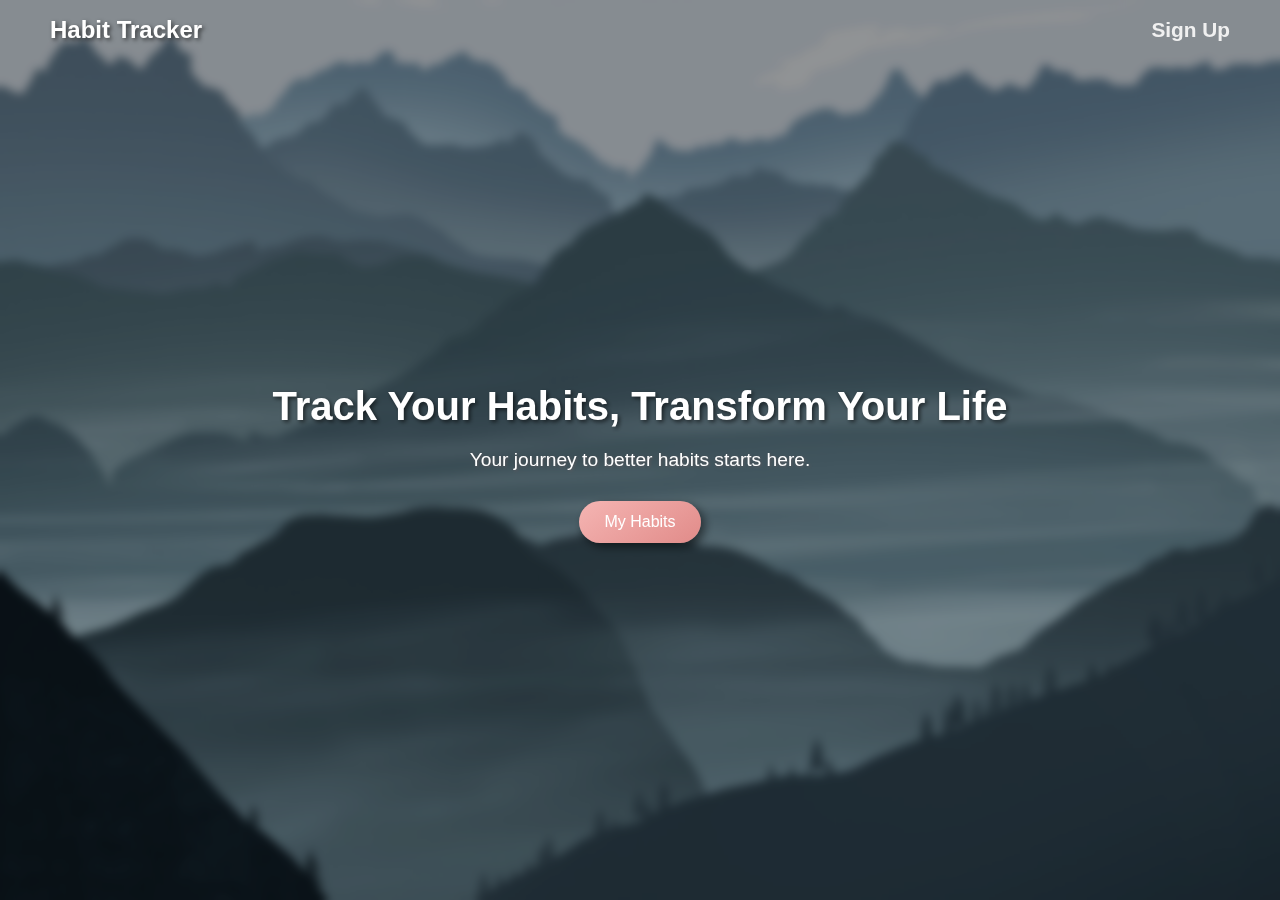
<file: index.html>
<!DOCTYPE html>
<html lang="en">
  <head>
    <meta charset="UTF-8" />
    <meta name="viewport" content="width=device-width, initial-scale=1.0" />
    <title>Habit Tracker</title>
    <link rel="stylesheet" href="styles.css" />
    <link rel="icon" href="images/favicon.png" />
  </head>
  <body>
    <nav class="navbar">
      <div class="nav-logo">Habit Tracker</div>
      <ul class="nav-links">
        <li><a href="signup.html">Sign Up</a></li>
      </ul>
    </nav>

    <section class="hero-section">
      <div class="hero-content">
        <h1>Track Your Habits, Transform Your Life</h1>
        <p>Your journey to better habits starts here.</p>
        <a href="login.html">
          <button class="cta-button">My Habits</button>
        </a>
      </div>
    </section>
    <script src="script.js"></script>
  </body>
</html>
</file>
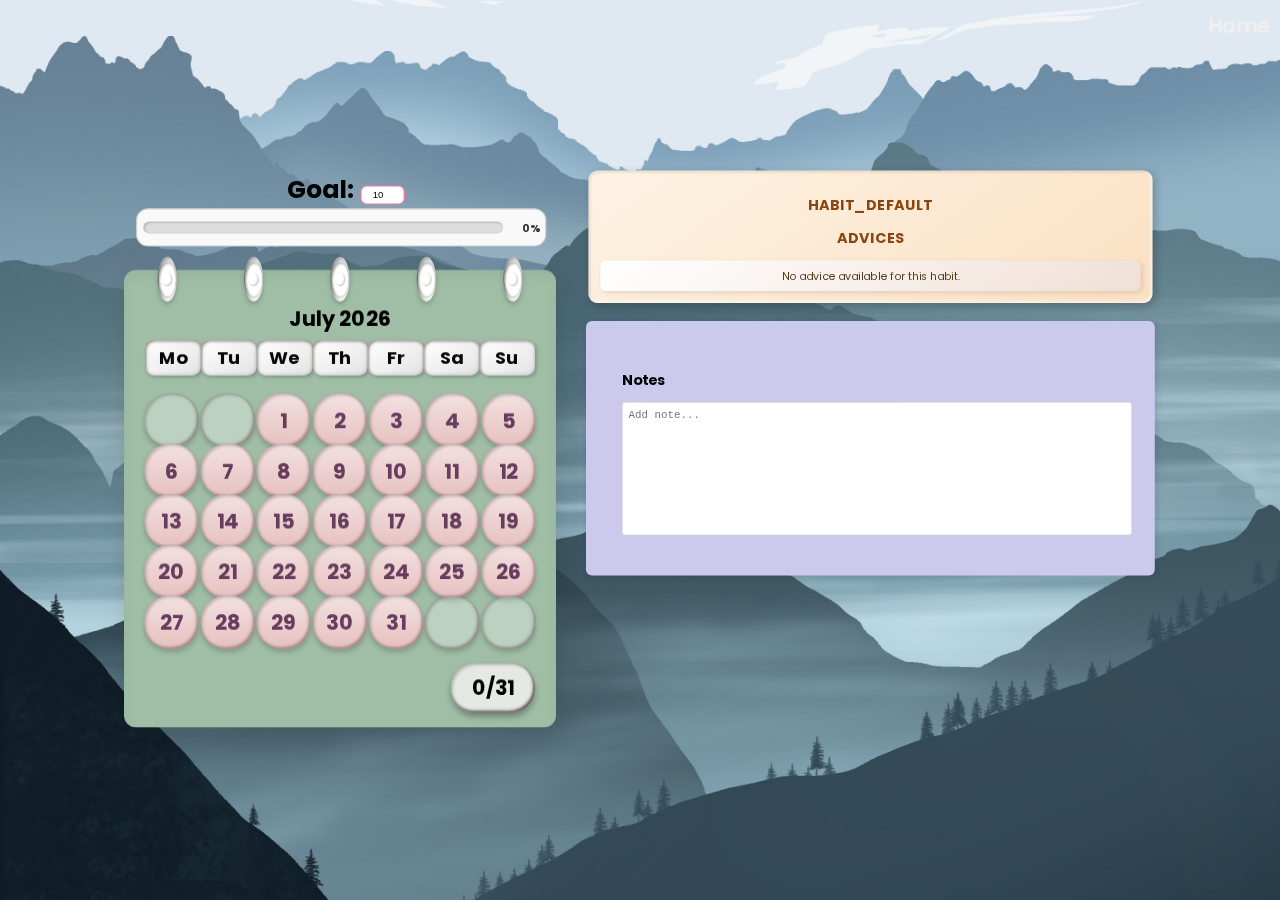
<file: calendar.html>
<!DOCTYPE html>
<html lang="en">
  <head>
    <meta charset="UTF-8" />
    <meta name="viewport" content="width=device-width, initial-scale=1.0" />
    <title>Calendar</title>
    <link rel="stylesheet" href="calendar.css" />
    <link rel="icon" href="images/favicon.png" />
    <link
      href="https://fonts.googleapis.com/css2?family=Poppins:wght@300;400;600&display=swap"
      rel="stylesheet"
    />
  </head>
  <body>
    <ul class="nav-links">
      <li><a href="index.html">Home</a></li>
    </ul>
    <div class="container">
      <div class="calendar-container">
        <div class="goal-container">
          <label for="goal-input">Goal:</label>
          <input type="number" id="goal-input" min="1" value="10" />
          <div class="goal-indicator-container">
            <div class="goal-progress-container">
              <div class="goal-indicator">
                <div class="goal-progress"></div>
              </div>
              <span id="goal-percentage">0%</span>
            </div>
          </div>
        </div>
        <div class="calendar">
          <div class="rings">
            <div class="ring"></div>
            <div class="ring"></div>
            <div class="ring"></div>
            <div class="ring"></div>
            <div class="ring"></div>
          </div>
          <div class="calendar-header">
            <span id="month-year"></span>
          </div>
          <div class="weekdays">
            <div>Mo</div>
            <div>Tu</div>
            <div>We</div>
            <div>Th</div>
            <div>Fr</div>
            <div>Sa</div>
            <div>Su</div>
          </div>
          <div class="calendar-grid" id="calendar-grid"></div>
          <div class="counter">
            <span id="checked-count">0</span>/<span id="total-days"></span>
          </div>
        </div>
      </div>

      <div class="habit-info">
        <div id="advice-box">
          <h2>Advices</h2>
          <ul id="advice-list"></ul>
        </div>
        <div class="notes">
          <h2>Notes</h2>
          <textarea id="notes-area" placeholder="Add note..."></textarea>
        </div>
      </div>
    </div>
    <script src="calendar.js"></script>
  </body>
</html>
</file>
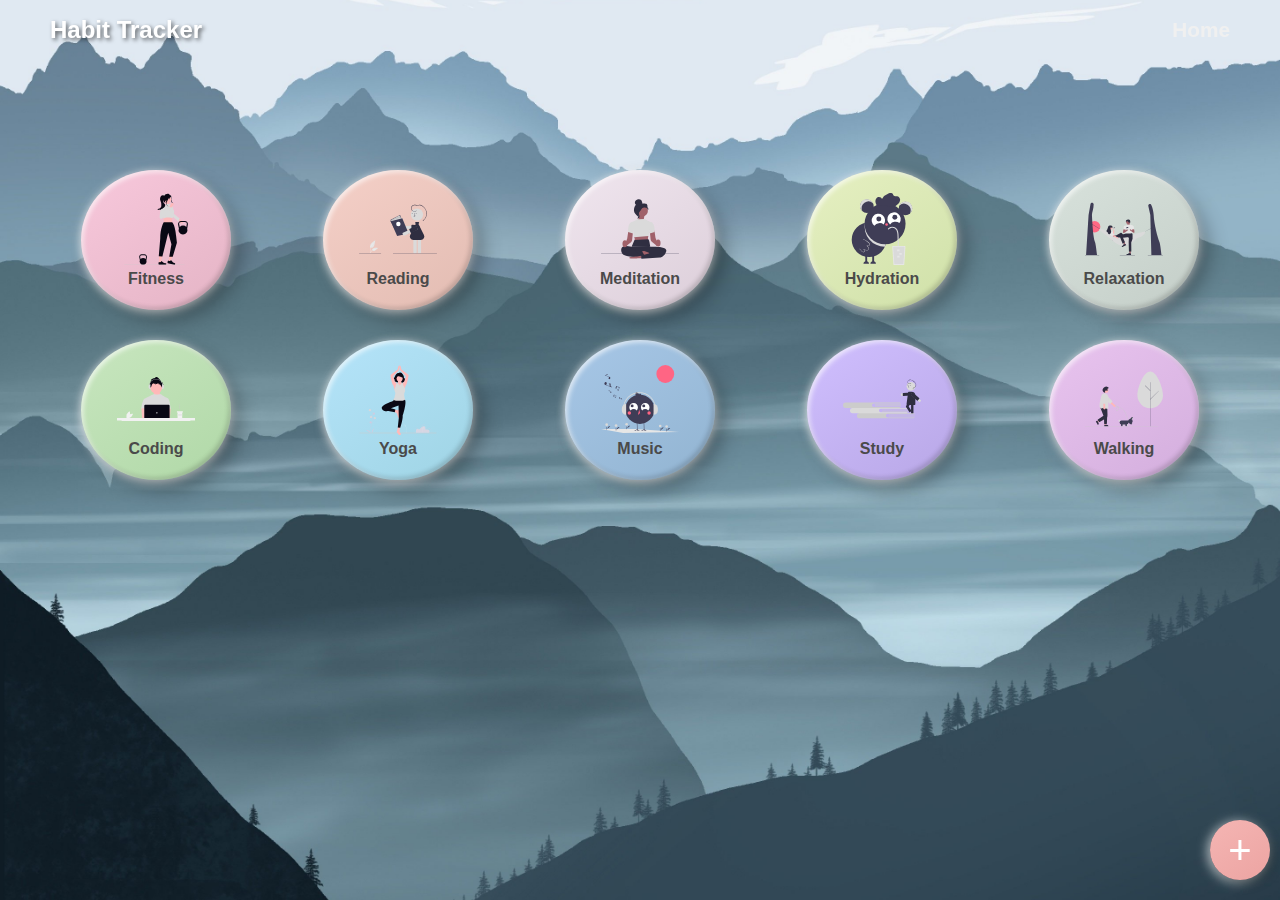
<file: habits.html>
<!DOCTYPE html>
<html lang="en">
  <head>
    <meta charset="UTF-8" />
    <meta name="viewport" content="width=device-width, initial-scale=1.0" />
    <title>Habits</title>
    <link rel="stylesheet" href="styles.css" />
    <link rel="icon" href="images/favicon.png" />
  </head>
  <body>
    <nav class="navbar">
      <div class="nav-logo">Habit Tracker</div>
      <ul class="nav-links">
        <li><a href="index.html">Home</a></li>
      </ul>
    </nav>
    <div class="container">
      <div class="grid">
        <a href="calendar.html?habit=fitness" class="habit-button fitness"
          ><img src="images/fitness.svg" alt="Fitness" />Fitness
        </a>
        <button class="delete-button">×</button>
        <a href="calendar.html?habit=reading" class="habit-button reading"
          ><img src="images/reading.svg" alt="Reading" />Reading
        </a>
        <button class="delete-button">×</button>
        <a href="calendar.html?habit=meditation" class="habit-button meditation"
          ><img src="images/meditation.svg" alt="Meditation" />Meditation
        </a>
        <button class="delete-button">×</button>
        <a href="calendar.html?habit=hydration" class="habit-button hydration"
          ><img src="images/hydration.svg" alt="Hydration" />Hydration
        </a>
        <button class="delete-button">×</button>
        <a href="calendar.html?habit=relaxation" class="habit-button relaxation"
          ><img src="images/relaxation.svg" alt="Relaxation" />Relaxation
        </a>
        <button class="delete-button">×</button>
        <a href="calendar.html?habit=coding" class="habit-button coding"
          ><img src="images/coding.svg" alt="Coding" />Coding
        </a>
        <button class="delete-button">×</button>
        <a href="calendar.html?habit=yoga" class="habit-button yoga"
          ><img src="images/yoga.svg" alt="Yoga" />Yoga
        </a>
        <button class="delete-button">×</button>
        <a href="calendar.html?habit=music" class="habit-button music"
          ><img src="images/music.svg" alt="Music" />Music
        </a>
        <button class="delete-button">×</button>
        <a href="calendar.html?habit=study" class="habit-button study"
          ><img src="images/study.svg" alt="Study" />Study
        </a>
        <button class="delete-button">×</button>
        <a href="calendar.html?habit=walking" class="habit-button walking"
          ><img src="images/walking.svg" alt="Walking" />Walking
        </a>
        <button class="delete-button">×</button>
      </div>
      <button class="add-button">+</button>

      <!-- To add new habbits -->
      <div id="habitModal" class="modal">
        <div class="modal-content">
          <span class="close">&times;</span>
          <h2>Add a New Habit</h2>

          <input type="text" id="habitInput" placeholder="Enter habit name" />

          <label for="habitImage">Upload Image (Optional):</label>
          <input type="file" id="habitImage" accept="image/*" />

          <p>Choose a Color (Required):</p>
          <div class="color-options"></div>

          <button id="saveHabit">Save</button>
        </div>
      </div>
    </div>
    <script src="script.js"></script>
  </body>
</html>
</file>
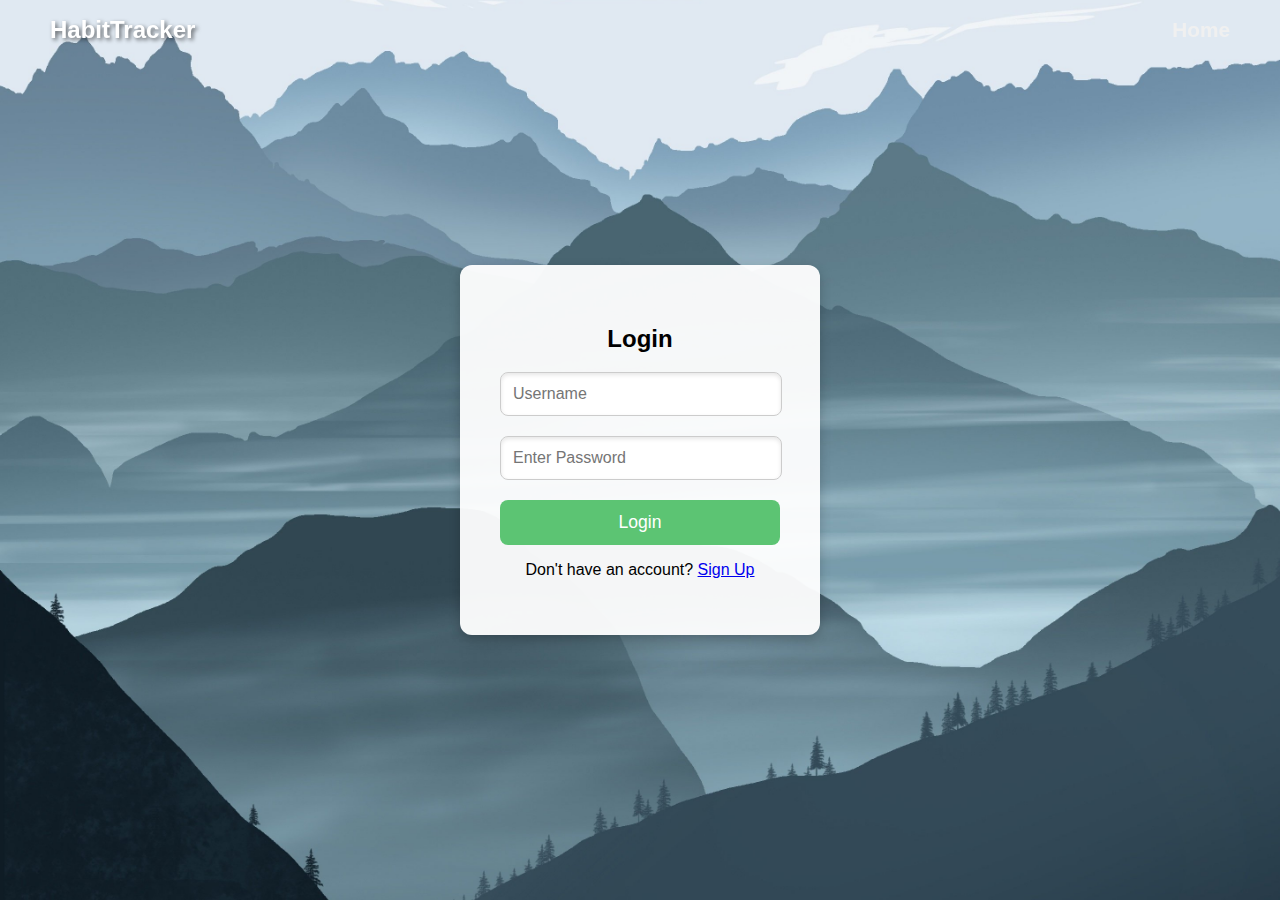
<file: login.html>
<!DOCTYPE html>
<html lang="en">
  <head>
    <meta charset="UTF-8" />
    <meta name="viewport" content="width=device-width, initial-scale=1.0" />
    <title>Login</title>
    <link rel="stylesheet" href="styles.css" />
    <link rel="icon" href="images/favicon.png" />
  </head>
  <body>
    <nav class="navbar">
      <div class="nav-logo">HabitTracker</div>
      <ul class="nav-links">
        <li><a href="index.html">Home</a></li>
      </ul>
    </nav>

    <div class="auth-container">
      <div class="auth-box">
        <h2>Login</h2>
        <form id="login-form">
          <div class="input-group">
            <input type="text" id="username" placeholder="Username" required />
          </div>
          <div class="input-group">
            <input type="password" placeholder="Enter Password" required />
          </div>
          <button type="submit" class="auth-button">Login</button>
        </form>
        <p class="switch-text">
          Don't have an account? <a href="signup.html">Sign Up</a>
        </p>
      </div>
    </div>
    <script>
      document
        .getElementById("login-form")
        .addEventListener("submit", function (event) {
          event.preventDefault();

          let username = document
            .querySelector('input[placeholder="Username"]')
            .value.trim();
          let password = document
            .querySelector('input[placeholder="Enter Password"]')
            .value.trim();

          if (username && password) {
            window.location.href = "habits.html";
          } else {
            alert("Please fill in all fields.");
          }
        });
    </script>
  </body>
</html>
</file>
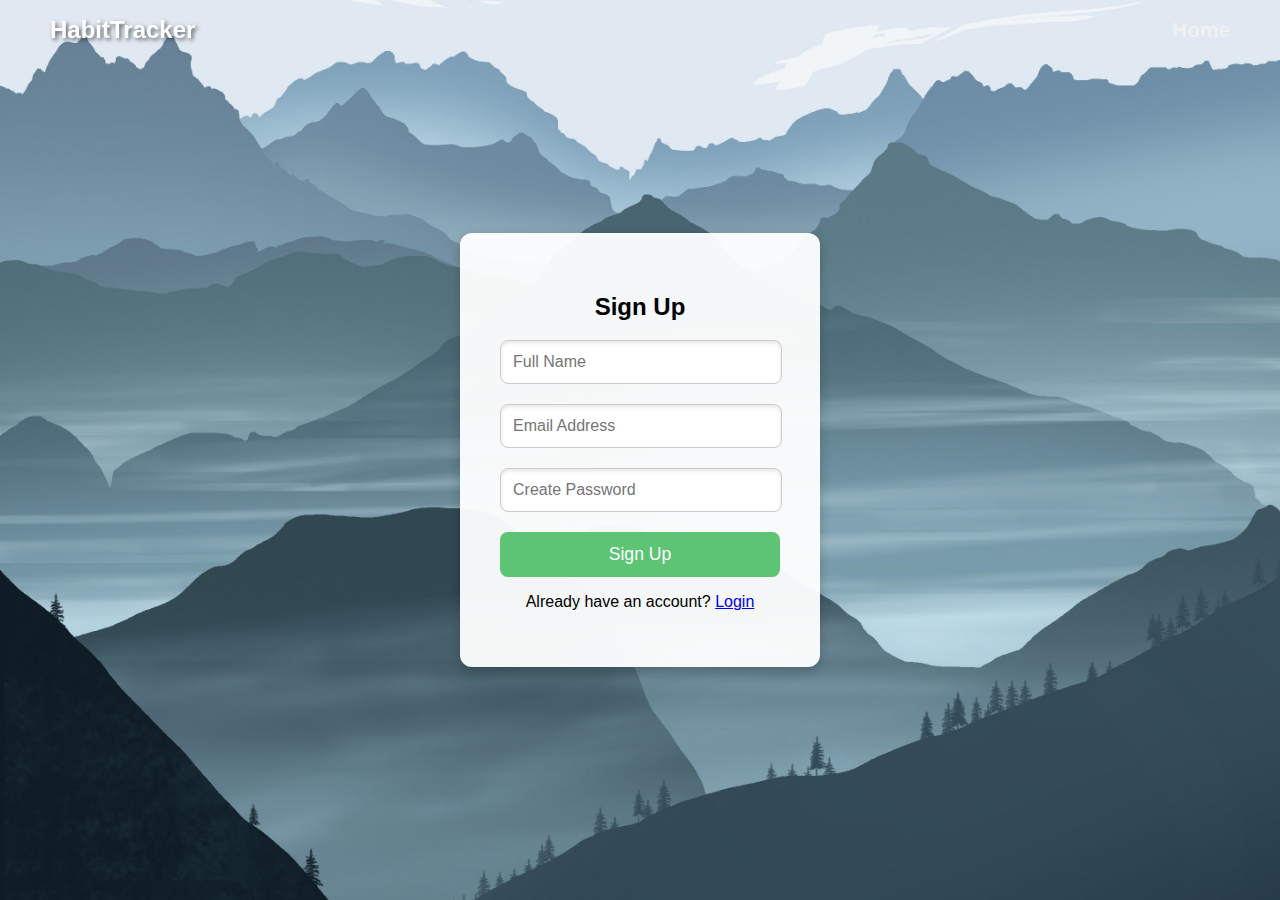
<file: signup.html>
<!DOCTYPE html>
<html lang="en">
  <head>
    <meta charset="UTF-8" />
    <meta name="viewport" content="width=device-width, initial-scale=1.0" />
    <title>Sign Up</title>
    <link rel="stylesheet" href="styles.css" />
    <link rel="icon" href="images/favicon.png" />
  </head>
  <body>
    <nav class="navbar">
      <div class="nav-logo">HabitTracker</div>
      <ul class="nav-links">
        <li><a href="index.html">Home</a></li>
      </ul>
    </nav>

    <div class="auth-container">
      <div class="auth-box">
        <h2>Sign Up</h2>
        <form id="signup-form">
          <div class="input-group">
            <input type="text" placeholder="Full Name" required />
          </div>
          <div class="input-group">
            <input type="email" placeholder="Email Address" required />
          </div>
          <div class="input-group">
            <input type="password" placeholder="Create Password" required />
          </div>
          <button type="submit" class="auth-button">Sign Up</button>
        </form>
        <p class="switch-text">
          Already have an account? <a href="login.html">Login</a>
        </p>
      </div>
    </div>
    <script>
      document
        .getElementById("signup-form")
        .addEventListener("submit", function (event) {
          event.preventDefault();

          let name = document
            .querySelector('input[placeholder="Full Name"]')
            .value.trim();
          let email = document
            .querySelector('input[placeholder="Email Address"]')
            .value.trim();
          let password = document
            .querySelector('input[placeholder="Create Password"]')
            .value.trim();

          if (name && email && password) {
            window.location.href = "habits.html";
          } else {
            alert("Please fill in all fields.");
          }
        });
    </script>
  </body>
</html>
</file>
<file: styles.css>
body {
  background-image: url("images/mountains.jpg");
  background-size: cover;
  background-position: center;
  background-repeat: no-repeat;
  text-align: center;
  font-family: "Poppins", sans-serif;
  min-height: 100vh;
  display: flex;
  flex-direction: column;
  justify-content: flex-start;
  align-items: center;
  padding-bottom: 20px;
  margin: 0;
  overflow-y: auto;
  overflow-x: hidden;
  height: auto;
}

body {
  padding: 0 5%;
  font-size: 1rem;
}

@media (min-width: 1200px) {
  .container {
    max-width: 1000px;
    gap: 30px;
  }
}

@media (min-width: 1440px) {
  .container {
    max-width: 1200px;
  }
  .hero-content h1 {
    font-size: 3rem;
  }
}

@media (min-width: 1600px) {
  .grid {
    grid-template-columns: repeat(auto-fit, minmax(250px, 1fr));
  }
}

@media (min-width: 1920px) {
  body {
    transform: scale(1.05);
  }
}

html,
body {
  overflow-y: auto;
  margin: 0;
  padding: 0;
}

.navbar {
  width: 100%;
  height: 60px;
  display: flex;
  justify-content: space-between;
  align-items: center;
  padding: 0 50px;
  box-sizing: border-box;
  position: fixed;
  top: 0;
  left: 0;
  color: #fff;
  z-index: 1000;
  backdrop-filter: none;
}

.nav-logo {
  font-size: 1.5rem;
  font-weight: bold;
  text-shadow: 2px 2px 4px rgba(0, 0, 0, 0.6);
}

.nav-links {
  list-style: none;
  display: flex;
  gap: 30px;
  margin: 0;
  padding: 0;
}

.nav-links li a {
  text-decoration: none;
  font-size: 1.3rem;
  font-weight: 600;
  color: #f0f0f0;
  position: relative;
  transition: color 0.3s ease;
}

.nav-links li a::after {
  content: "";
  position: absolute;
  left: 0;
  bottom: -5px;
  width: 100%;
  height: 3px;
  background: #f5b5b3;
  border-radius: 2px;
  transform: scaleX(0);
  transition: transform 0.3s ease;
}

.nav-links li a:hover {
  color: #f5b5b3;
}

.nav-links li a:hover::after {
  transform: scaleX(1);
}

@media (min-width: 1400px) {
  .navbar {
    padding: 0 80px;
  }
}

.hero-section {
  height: 100vh;
  width: 100%;
  display: flex;
  flex-direction: column;
  justify-content: center;
  align-items: center;
  color: #fff;
  text-align: center;
  padding: 0;
  box-sizing: border-box;
  background: rgba(0, 0, 0, 0.4);
  backdrop-filter: blur(5px);
  position: relative;
}

.hero-content h1 {
  font-size: 2.5rem;
  margin-bottom: 20px;
  text-shadow: 2px 2px 4px rgba(0, 0, 0, 0.6);
}

.hero-content p {
  font-size: 1.2rem;
  margin-bottom: 30px;
  text-shadow: 1px 1px 3px rgba(116, 91, 91, 0.5);
}

.cta-button {
  padding: 12px 25px;
  border: none;
  border-radius: 25px;
  background: linear-gradient(145deg, #f5b5b3, #e18b89);
  color: #fff;
  font-size: 1rem;
  cursor: pointer;
  transition: transform 0.3s;
  box-shadow: 4px 4px 10px rgba(0, 0, 0, 0.5);
}

.cta-button:hover {
  transform: scale(1.05);
}

.container {
  padding-top: 100px;
  width: 100%;
  max-width: 1200px;
  margin: 0 auto;
  display: flex;
  align-items: center;
  min-height: auto;
  overflow-y: auto;
  flex-wrap: wrap;
  flex-direction: column;
  justify-content: center;
  gap: 20px;
  padding-bottom: 0;
  margin-bottom: 0;
  margin-top: 60px;
}

.grid {
  display: grid;
  grid-template-columns: repeat(5, 1fr);
  gap: 10px;
  row-gap: 20px;
  justify-content: center;
  align-items: center;
  width: 100%;
  max-width: none;
  margin: 0 auto;
  padding-bottom: 30px;
  justify-items: center;
  overflow: visible;
}

.habit-button {
  text-decoration: none;
  border: none;
  border-radius: 50%;
  width: clamp(150px, 10vw, 200px);
  height: clamp(140px, 10vw, 200px);
  max-height: 200px;
  max-width: 200px;
  font-size: 16px;
  font-weight: bold;
  color: #4a4a4a;
  display: flex;
  flex-direction: column;
  align-items: center;
  justify-content: center;
  background: linear-gradient(145deg, #e8e8e8, #c5c5c5);
  overflow: visible;
  box-sizing: border-box;
  margin: 0;
  padding: 10px;
  position: relative;
  margin-top: 10px;

  box-shadow: 10px 10px 20px rgba(0, 0, 0, 0.3),
    0px 2px 10px rgba(255, 255, 255, 0.9),
    inset 2px 2px 5px rgba(255, 255, 255, 0.7),
    inset -2px -2px 5px rgba(0, 0, 0, 0.2);

  transition: transform 0.3s, box-shadow 0.3s;
  cursor: pointer;
}

.habit-button:active {
  box-shadow: inset 8px 8px 15px rgba(0, 0, 0, 0.3),
    inset -8px -8px 15px rgba(255, 255, 255, 0.9);
  transform: scale(0.95);
}

.habit-button img {
  width: 60%;
  height: 60%;
  margin-bottom: 5px;
}

.habit-button:hover {
  transform: scale(1.1);
}

.habit-button.fitness {
  background: linear-gradient(145deg, #f8c8dc, #e4b4c5);
}
.habit-button.reading {
  background: linear-gradient(145deg, #f5d0c8, #e2bcb2);
}
.habit-button.meditation {
  background: linear-gradient(145deg, #f0e6ef, #dcced9);
}
.habit-button.hydration {
  background: linear-gradient(145deg, #e6f0c2, #cfe0a8);
}
.habit-button.relaxation {
  background: linear-gradient(145deg, #d8e2dc, #c4cec8);
}
.habit-button.coding {
  background: linear-gradient(145deg, #c8e6bf, #b0d8a7);
}
.habit-button.yoga {
  background: linear-gradient(145deg, #b5e4fa, #9fd4e4);
}
.habit-button.music {
  background: linear-gradient(145deg, #a7c7e7, #92b4d1);
}
.habit-button.study {
  background: linear-gradient(145deg, #d0bfff, #b8a7e6);
}
.habit-button.walking {
  background: linear-gradient(145deg, #e9c4ef, #d3aedd);
}

.delete-button {
  position: absolute;
  top: -10px;
  right: -10px;
  width: 30px;
  height: 30px;
  background: #121111;
  color: white;
  font-size: 16px;
  border: none;
  border-radius: 50%;
  display: none;
  align-items: center;
  justify-content: center;
  cursor: pointer;
  box-shadow: 2px 2px 5px rgba(0, 0, 0, 0.2);
  transition: transform 0.2s, opacity 0.2s;
  z-index: 1000;
  pointer-events: auto;
}

.habit-button:hover .delete-button {
  display: flex !important;
}

.delete-button:hover {
  transform: scale(1.1);
}

.habit-button:hover .delete-button,
.habit-button .delete-button:hover {
  display: flex !important;
}

.habit-button::after {
  content: "";
  position: absolute;
  top: -10px;
  right: -10px;
  width: 40px;
  height: 40px;
  background: transparent;
  pointer-events: auto;
}

.add-button {
  position: fixed;
  bottom: 20px;
  right: 10px;
  width: 60px;
  height: 60px;
  border: none;
  border-radius: 50%;
  background: linear-gradient(145deg, #f5b5b3, #eca4a2);
  box-shadow: 5px 5px 10px rgba(0, 0, 0, 0.3),
    -2px 2px 12px rgba(255, 255, 255, 0.7);
  color: #fff;
  font-size: 2.5rem;
  cursor: pointer;
  transition: transform 0.3s, box-shadow 0.3s;
  display: flex;
  align-items: center;
  justify-content: center;
}

.add-button:hover {
  transform: scale(1.1);
}

.add-button:active {
  box-shadow: inset 5px 5px 10px rgba(0, 0, 0, 0.3),
    inset -5px -5px 10px rgba(255, 255, 255, 0.7);
  transform: scale(0.95);
}

.modal {
  display: none;
  position: fixed;
  z-index: 1000;
  left: 50%;
  top: 50%;
  transform: translate(-50%, -50%);
  width: 320px;
  padding: 20px;
  border-radius: 10px;
  text-align: center;
  background: #d8e2dc;
  box-shadow: 0px 0px 20px rgba(0, 0, 0, 0.2);
  overflow: hidden;
}

.modal-content {
  display: flex;
  flex-direction: column;
  align-items: center;
  padding: 25px;
}

.modal h2 {
  color: #d14f8a;
  margin-bottom: 20px;
  font-weight: 600;
}

.modal input {
  width: 80%;
  padding: 8px;
  margin: 10px 0;
  border: 1px solid #ccc;
  border-radius: 5px;
}

.modal input[type="text"],
.modal input[type="file"] {
  width: calc(100% - 22px);
  padding: 10px;
  margin: 15px 0;
  border: 1px solid #f0b8c8;
  border-radius: 8px;
  box-sizing: border-box;
  transition: border-color 0.3s;
}

.modal input[type="text"]:focus,
.modal input[type="file"]:focus {
  outline: none;
  border-color: #d14f8a;
  box-shadow: 0 0 5px rgba(210, 80, 137, 0.2);
}

.modal label {
  color: #d14f8a;
  margin-bottom: 5px;
  display: block;
  text-align: left;
}

.modal button {
  margin-top: 10px;
  background: linear-gradient(145deg, #f781bf, #e15b9b);
  color: white;
  padding: 12px 25px;
  border: none;
  border-radius: 8px;
  cursor: pointer;
  transition: background 0.3s, transform 0.2s, box-shadow 0.2s;
  box-shadow: 3px 3px 6px rgba(0, 0, 0, 0.2);
}

.modal button:hover {
  background: linear-gradient(145deg, #f990c7, #e667a4);
  transform: translateY(-2px);
  box-shadow: 5px 5px 8px rgba(0, 0, 0, 0.25);
}

.modal button:active {
  background: linear-gradient(145deg, #e15b9b, #f781bf);
  transform: translateY(0);
  box-shadow: inset 2px 2px 4px rgba(0, 0, 0, 0.15);
}

.close {
  position: absolute;
  right: 10px;
  top: 10px;
  cursor: pointer;
  font-size: 20px;
  color: #d14f8a;
  opacity: 0.8;
  transition: opacity 0.3s;
}

.close:hover {
  opacity: 1;
  transform: scale(1.1);
}

.color-options {
  gap: 10px;
  display: grid;
  grid-template-columns: repeat(auto-fit, minmax(35px, 1fr));
  grid-gap: 10px;
  margin: 15px 0;
  justify-content: center;
  max-width: 250px;
}

.color-choice {
  width: 35px;
  height: 35px;
  border-radius: 50%;
  cursor: pointer;
  border: 3px solid transparent;
  transition: transform 0.2s, border-color 0.2s;
  box-shadow: 2px 2px 4px rgba(0, 0, 0, 0.15);
}

.color-choice:hover {
  transform: scale(1.1);
  box-shadow: 3px 3px 5px rgba(0, 0, 0, 0.2);
}

.color-choice.selected {
  border: 2px solid black;
  border-color: #d14f8a;
  box-shadow: 0 0 8px rgba(210, 80, 137, 0.3);
}

.auth-container {
  display: flex;
  justify-content: center;
  align-items: center;
  width: 100%;
  max-width: 400px;
  margin: auto;
  padding: 20px;
  flex-grow: 1;
  height: 100vh;
  box-sizing: border-box;
}

.auth-box {
  background: rgba(255, 255, 255, 0.95);
  padding: 40px;
  border-radius: 12px;
  box-shadow: 0 4px 12px rgba(0, 0, 0, 0.2);
  text-align: center;
  width: 100%;
  max-width: 400px;
}

.input-group {
  width: 100%;
  margin-bottom: 20px;
}

.input-group input {
  width: calc(100% - 24px);
  padding: 12px;
  font-size: 1rem;
  border: 1px solid #ccc;
  border-radius: 8px;
  box-shadow: inset 0 2px 4px rgba(0, 0, 0, 0.1);
  transition: border 0.3s ease-in-out, box-shadow 0.3s ease-in-out;
}

.input-group input:focus {
  border-color: #007bff;
  box-shadow: 0 0 6px rgba(0, 123, 255, 0.25);
  outline: none;
}

.auth-button {
  width: 100%;
  padding: 12px;
  background-color: #5cc473;
  color: #fff;
  font-size: 1.1rem;
  border: none;
  border-radius: 8px;
  cursor: pointer;
  transition: background 0.3s ease, transform 0.2s ease;
}

.auth-button:hover {
  background-color: #267e39;
  transform: translateY(-2px);
}
</file>
<file: calendar.css>
body {
  background-image: url("images/mountains.jpg");
  background-size: cover;
  background-position: center;
  background-repeat: no-repeat;
  font-family: "Poppins", sans-serif;
  display: flex;
  justify-content: center;
  align-items: center;
  height: 100vh;
  margin: 0;
  overflow: hidden;
}

.container {
  display: flex;
  gap: 40px;
  max-width: 900px;
  width: 100%;
  justify-content: flex-start;
  transform: scale(0.6);
}

.calendar {
  background: #a0bea6;
  border-radius: 20px;
  padding: 35px;
  width: 650px;
  height: 700px;
  box-shadow: 0 20px 40px rgba(0, 0, 0, 0.1),
    inset 0 10px 20px rgba(0, 0, 0, 0.05);
  display: flex;
  flex-direction: column;
  align-items: center;
  position: relative;
  transform: rotateX(8deg);
  transition: all 0.3s ease;
  margin-right: 820px;
}

.calendar-container {
  display: flex;
  flex-direction: column;
  align-items: center;
  gap: 20px;
  flex: 2;
  max-width: 80%;
}

.calendar-header {
  font-size: 35px;
  font-weight: bold;
  margin-bottom: 10px;
  margin-top: 20px;
  color: #000000;
}

.calendar-grid {
  width: 100%;
  display: grid;
  grid-template-columns: repeat(7, 1fr);
  gap: 5px;
  justify-items: center;
  margin-bottom: 3px;
}

.calendar-grid div {
  width: 90px;
  height: 90px;
  background-color: #f3e1e1;
  border-radius: 50%;
  display: flex;
  align-items: center;
  justify-content: center;
  font-size: 35px;
  font-weight: bold;
  margin: -5px;
  color: #673d5e;
}

.day {
  width: 30px;
  height: 30px;
  background: linear-gradient(180deg, #f3e1e1, #e7c1c1);
  color: #5c2a52;
  border-radius: 42px !important;
  display: flex;
  justify-content: center;
  align-items: center;
  cursor: pointer;
  position: relative;
  font-weight: bold;
  transition: 0.3s;
  box-shadow: inset -3px -3px 5px rgba(110, 87, 87, 0.6),
    inset 3px 3px 5px rgba(0, 0, 0, 0.2), 0px 5px 8px rgba(0, 0, 0, 0.2);
}

.day.checked {
  background: linear-gradient(180deg, #ff7597, #edc7c6);
  color: transparent;
  border: 2px solid #c03568;
  box-shadow: inset -3px -3px 5px rgba(255, 255, 255, 0.6),
    inset 3px 3px 5px rgba(0, 0, 0, 0.3), 0px 5px 8px rgba(0, 0, 0, 0.3);
}

.day.empty {
  background: rgba(255, 255, 255, 0.3);
  color: transparent;
  pointer-events: none;
}

.day:hover {
  transform: scale(1.1);
  background: linear-gradient(180deg, #ffb6c1, #ff8096);
  transition: 0.3s ease;
  box-shadow: inset -3px -3px 5px rgba(255, 255, 255, 0.8),
    inset 3px 3px 5px rgba(0, 0, 0, 0.2), 0px 7px 10px rgba(0, 0, 0, 0.3);
}

.counter {
  font-size: 34px;
  font-weight: bold;
  background: rgba(246, 244, 244, 0.8);
  padding: 16px 35px;
  border-radius: 40px;
  position: absolute;
  bottom: 25px;
  right: 35px;
  box-shadow: inset -3px -3px 5px rgba(56, 46, 46, 0.8),
    inset 3px 3px 5px rgba(0, 0, 0, 0.2), 0px 7px 10px rgba(0, 0, 0, 0.3);
}

.notes {
  width: 1200px !important;
  padding: 60px !important;
  background: #cbcaec;
  border-radius: 10px;
  box-shadow: 2px 2px 10px rgba(0, 0, 0, 0.1);
  font-family: "Poppins", sans-serif;
  margin-left: -400px;
  max-width: 90%;
}

#notes-area {
  width: 100% !important;
  height: 200px !important;
  font-size: 18px;
  padding: 10px;
  border: 1px solid #ccc;
  border-radius: 5px;
  resize: none;
}

.notes h3 {
  font-size: 22px;
  color: #1e1a1a;
  margin-bottom: 20px;
  text-transform: uppercase;
}

.notes-area {
  width: 100%;
  height: 500px;
  padding: 15px;
  border: none;
  border-radius: 15px;
  background: linear-gradient(145deg, #ffffff, #e0e0e0);
  box-shadow: inset 5px 5px 10px rgba(63, 55, 55, 0.2),
    inset -5px -5px 10px rgba(255, 255, 255, 0.7);
  font-size: 20px;
  color: #333;
  resize: none;
  outline: none;
  margin-top: 20px;
  transition: 0.3s ease;
}

.notes-area::placeholder {
  color: #aaa;
  font-style: italic;
}

.notes-area:focus {
  background: linear-gradient(145deg, #fffaf0, #e0d5c3);
  box-shadow: inset 3px 3px 5px rgba(63, 55, 55, 0.3),
    inset -3px -3px 5px rgba(255, 255, 255, 0.6);
}

.weekdays {
  display: grid;
  grid-template-columns: repeat(7, 1fr);
  font-weight: bold;
  margin-bottom: 35px;
  text-align: center;
  width: 100%;
  font-size: 30px;
}

.weekdays div {
  text-align: center;
  padding: 7px 0;
  background: rgba(255, 255, 255, 0.3);
  color: rgb(9, 8, 8);
  border-radius: 15px;
  background: linear-gradient(145deg, #ffffff, #e3e3e3);
  box-shadow: inset 2px 2px 5px rgba(114, 98, 98, 0.8),
    inset -2px -2px 5px rgba(0, 0, 0, 0.1), 3px 3px 6px rgba(0, 0, 0, 0.2);
  transition: transform 0.2s ease, box-shadow 0.2s ease;
}

.day:hover {
  color: transparent;
  transform: scale(1.1);
  background-color: #ffeb3b;
  transition: color 0.3s ease;
}

.rings {
  position: absolute;
  top: -22px;
  left: 50%;
  transform: translateX(-50%);
  width: 100%;
  display: flex;
  justify-content: space-around;
  z-index: 2;
  margin-bottom: 15px;
}

.ring {
  width: 32px;
  height: 75px;
  background: linear-gradient(180deg, #f0f0f0, #b8b8b8, #888, #b8b8b8, #f0f0f0);
  border-radius: 50%;
  position: relative;
  box-shadow: inset -3px -3px 5px rgba(255, 255, 255, 0.6),
    inset 3px 3px 5px rgba(0, 0, 0, 0.3), 0px 5px 8px rgba(0, 0, 0, 0.2);
}

.ring::before {
  content: "";
  position: absolute;
  width: 28px;
  height: 56px;
  background: white;
  top: 50%;
  left: 50%;
  transform: translate(-50%, -50%);
  border-radius: 50%;
  box-shadow: inset -2px -2px 3px rgba(255, 255, 255, 0.7),
    inset 2px 2px 3px rgba(0, 0, 0, 0.3);
}

.ring::after {
  content: "";
  position: absolute;
  width: 18px;
  height: 24px;
  background: white;
  top: 50%;
  left: 50%;
  transform: translate(-50%, -50%);
  border-radius: 50%;
  box-shadow: inset -2px -2px 3px rgba(0, 0, 0, 0.2),
    inset 2px 2px 3px rgba(255, 255, 255, 0.7);
}

.goal-container {
  width: 100%;
  text-align: center;
  margin-bottom: 15px;
}

.goal-container label {
  font-size: 42px;
  font-weight: bold;
  margin-bottom: 10px;
  margin-left: -800px;
}

#goal-input {
  width: 60px;
  padding: 5px;
  margin-left: 5px;
  text-align: center;
  border: 2px solid #ff7597;
  border-radius: 10px;
  font-size: 16px;
}

.goal-indicator {
  width: 100%;
  height: 20px;
  background: #e0e0e0;
  border-radius: 20px;
  margin: 10px 0;
  position: relative;
  overflow: hidden;
  box-shadow: inset 2px 2px 5px rgba(0, 0, 0, 0.2);
}

.goal-progress {
  height: 100%;
  width: 0%;
  background: linear-gradient(90deg, #ff7597, #d14578);
  border-radius: 20px;
  transition: width 0.5s ease-in-out;
}

#goal-percentage {
  min-width: 40px;
  text-align: right;
  font-weight: bold;
  display: block;
  text-align: right;
}

.goal-progress-container {
  display: flex;
  align-items: center;
  width: 100%;
  gap: 10px;
}

.goal-indicator {
  flex: 1;
  height: 20px;
  background: #ddd;
  border-radius: 10px;
  overflow: hidden;
  position: relative;
}

.goal-progress {
  height: 100%;
  background: linear-gradient(90deg, #ff7597, #d14578);
  width: 0%;
  border-radius: 10px;
  transition: width 0.5s ease;
}

#goal-percentage {
  font-size: 18px;
  font-weight: bold;
  color: #333;
  width: 50px;
  text-align: right;
}

.goal-indicator-container {
  width: 660px;
  border: 2px solid #ccc;
  padding: 10px;
  border-radius: 20px;
  background: #f9f9f9;
  display: flex;
  flex-direction: column;
  align-items: center;
  gap: 10px;
  margin-left: -390px;
}

#advice-box {
  background: linear-gradient(145deg, #fdf3e4, #fbe0c3);
  border-radius: 15px;
  padding: 20px;
  box-shadow: 5px 5px 15px rgba(0, 0, 0, 0.2),
    inset -3px -3px 5px rgba(255, 255, 255, 0.6),
    inset 3px 3px 5px rgba(0, 0, 0, 0.1);
  max-width: 900px;
  margin: 0 auto 20px -43%;
  text-align: center;
  width: 850%;
}

#advice-box h2 {
  font-size: 24px;
  color: #8b4513;
  text-transform: uppercase;
  letter-spacing: 1px;
}

#advice-list {
  list-style-type: none;
  padding: 0;
  margin: 0;
}

#advice-list li:hover {
  transform: scale(1.05);
  box-shadow: 5px 5px 15px rgba(0, 0, 0, 0.2);
  background: linear-gradient(145deg, #fbe0c3, #f7d1a8);
}

#advice-list li {
  font-size: 18px;
  color: #5a3e1b;
  padding: 12px;
  background: linear-gradient(145deg, #ffffff, #f0e0d6);
  border-radius: 10px;
  margin-bottom: 12px;
  box-shadow: 3px 3px 8px rgba(0, 0, 0, 0.1);
  transition: transform 0.3s ease, box-shadow 0.3s ease;
}

#advice-list li:last-child {
  margin-bottom: 0;
}

.day.checked::after {
  content: "✔️";
  font-size: 24px;
  color: white;
  font-weight: bold;
  position: absolute;
}

.habit-info {
  display: flex;
  flex-direction: column;
  gap: 10px;
}

.nav-links {
  list-style: none;
  display: flex;
  gap: 30px;
  margin: 0;
  padding: 0;
  position: absolute;
  top: 10px;
  right: 10px;
}

.nav-links li a {
  text-decoration: none;
  font-size: 1.3rem;
  font-weight: 600;
  color: #f0f0f0;
  position: relative;
  transition: color 0.3s ease;
}

.nav-links li a::after {
  content: "";
  position: absolute;
  left: 0;
  bottom: -5px;
  width: 100%;
  height: 3px;
  background: #f5b5b3;
  border-radius: 2px;
  transform: scaleX(0);
  transition: transform 0.3s ease;
}

.nav-links li a:hover {
  color: #f5b5b3;
}

.nav-links li a:hover::after {
  transform: scaleX(1);
}
</file>
